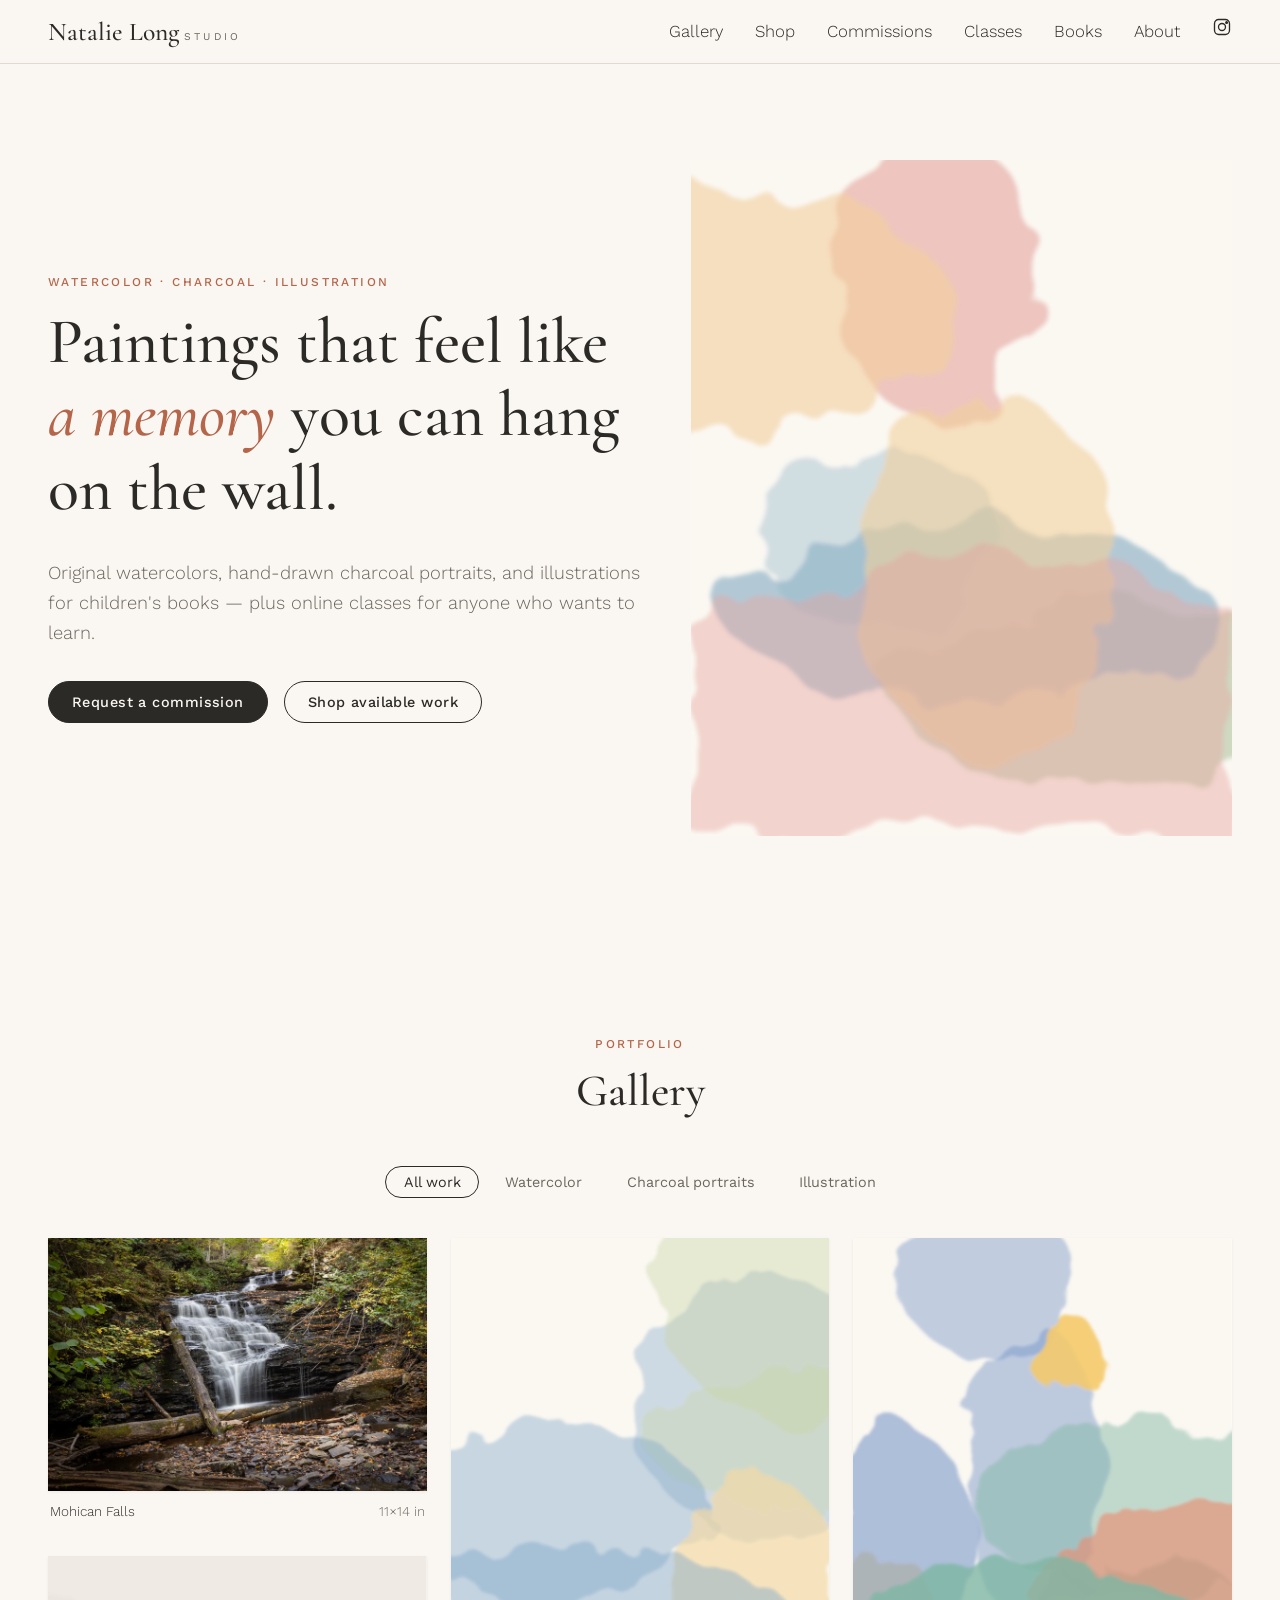
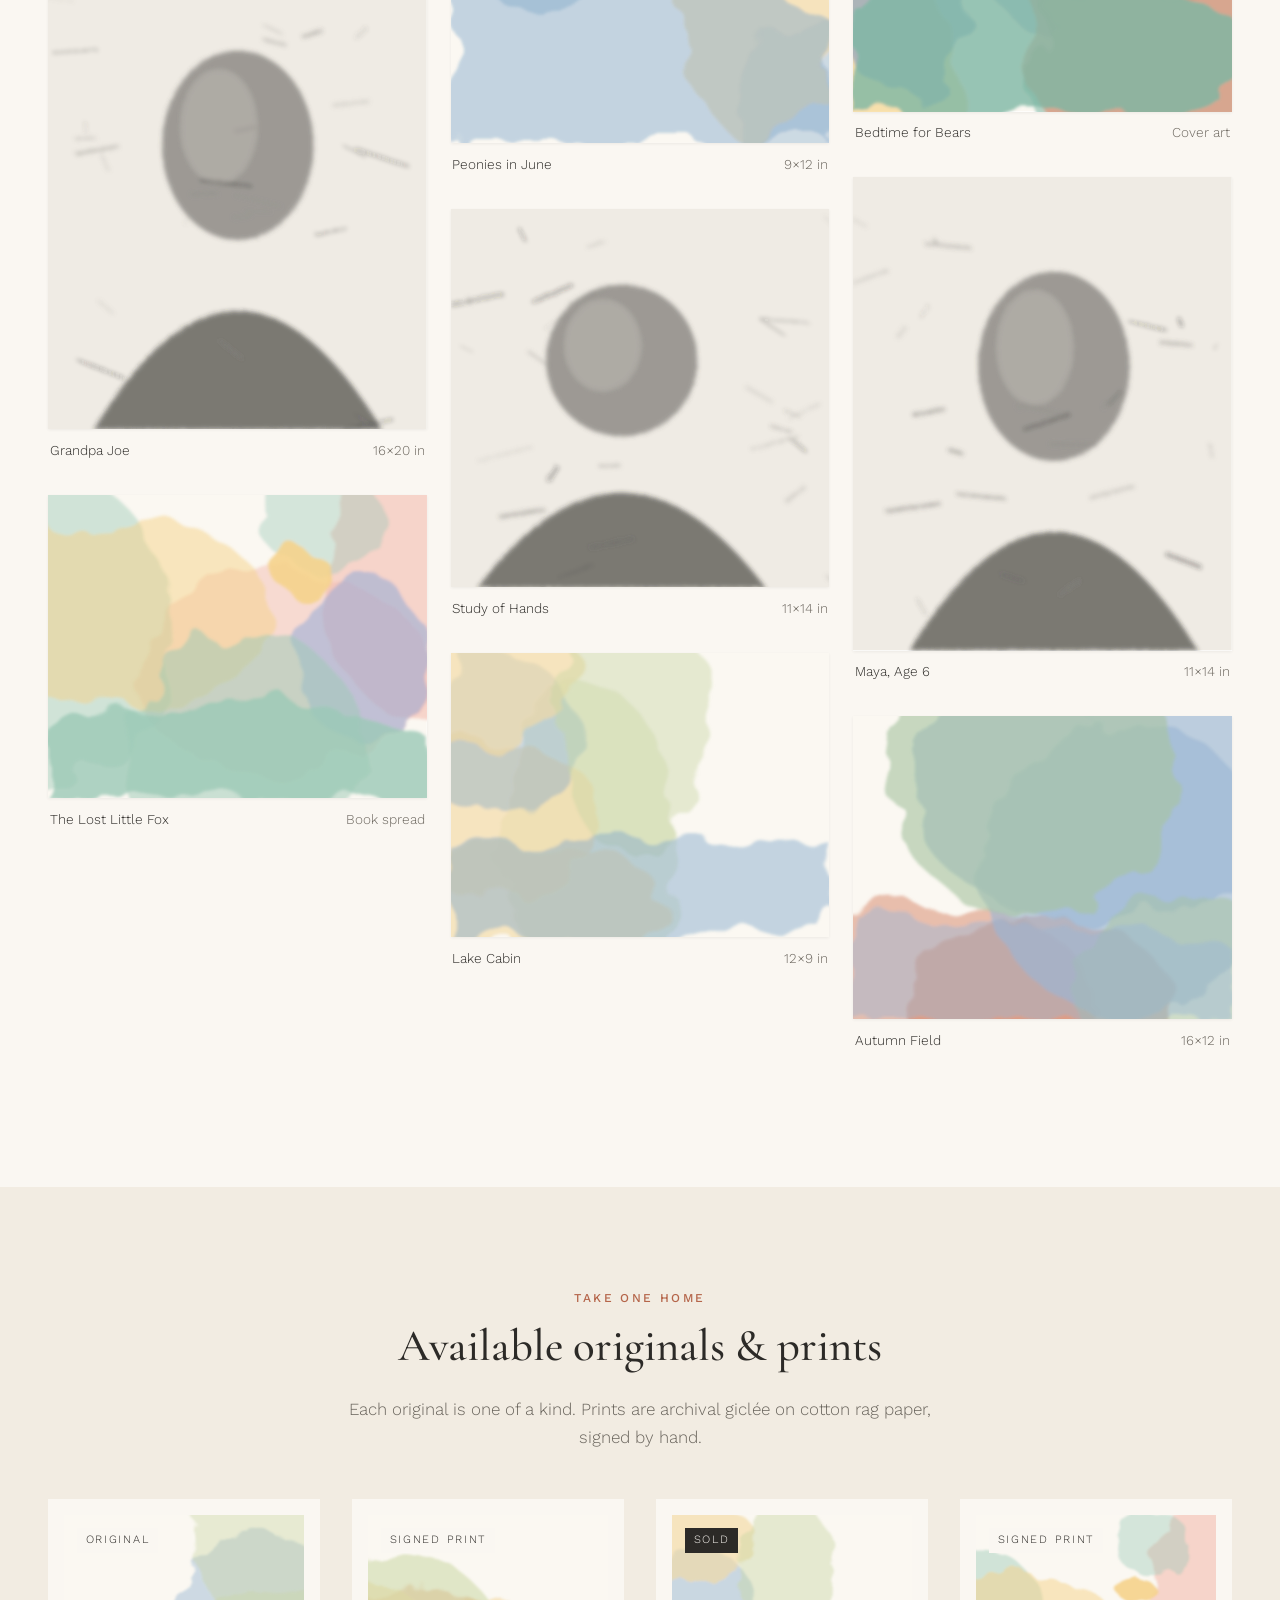
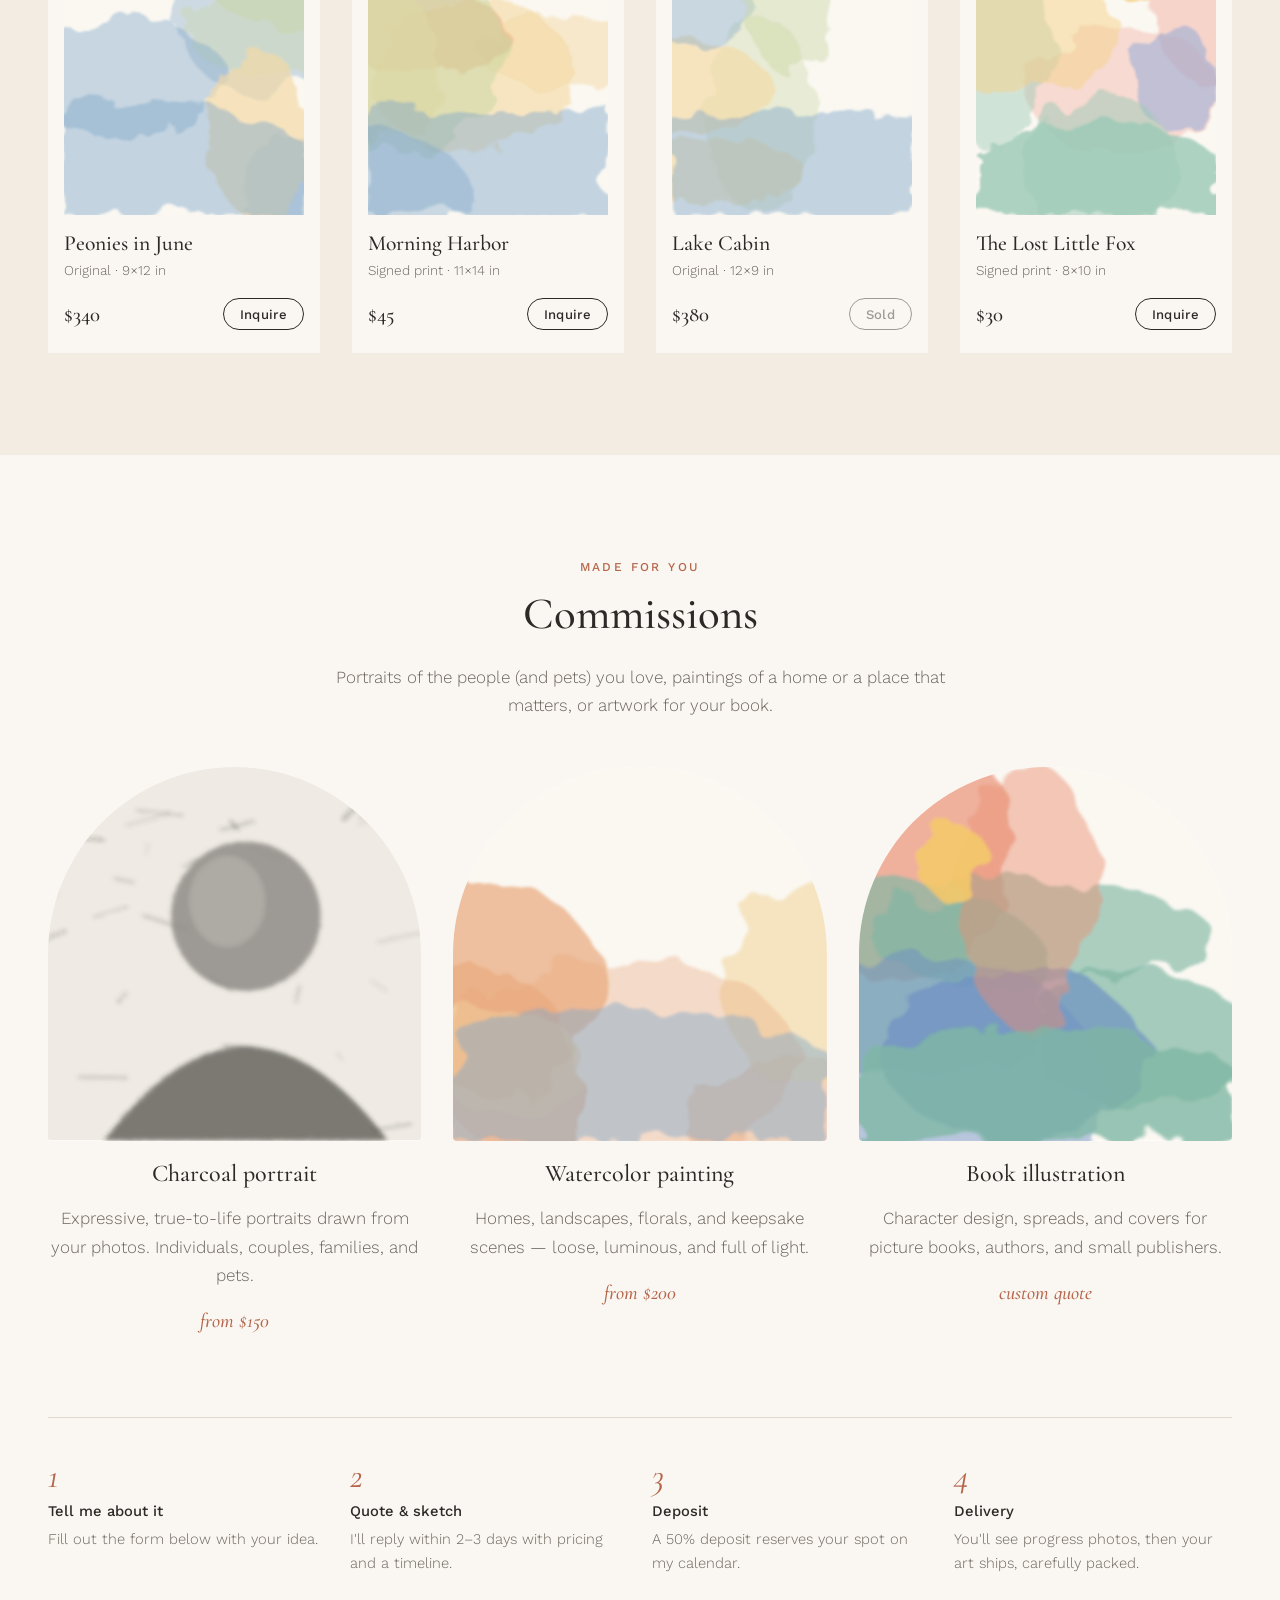
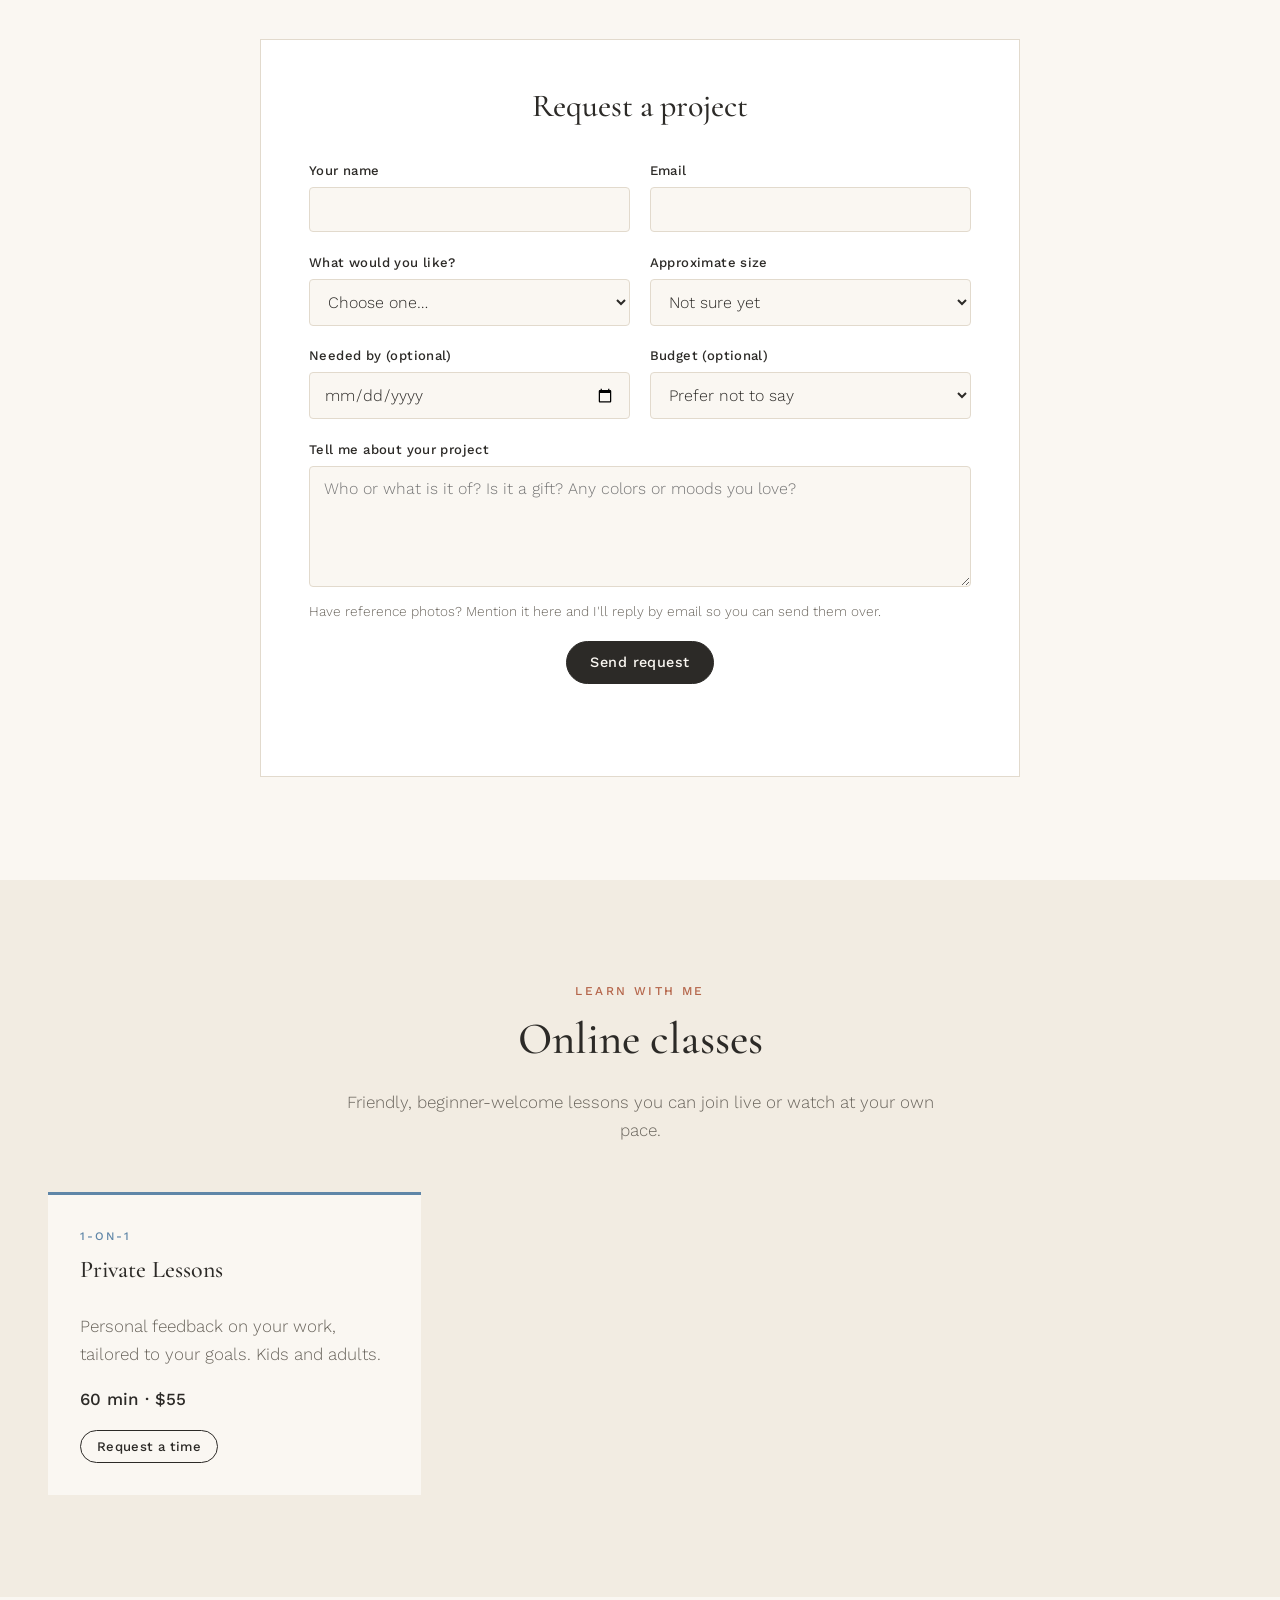
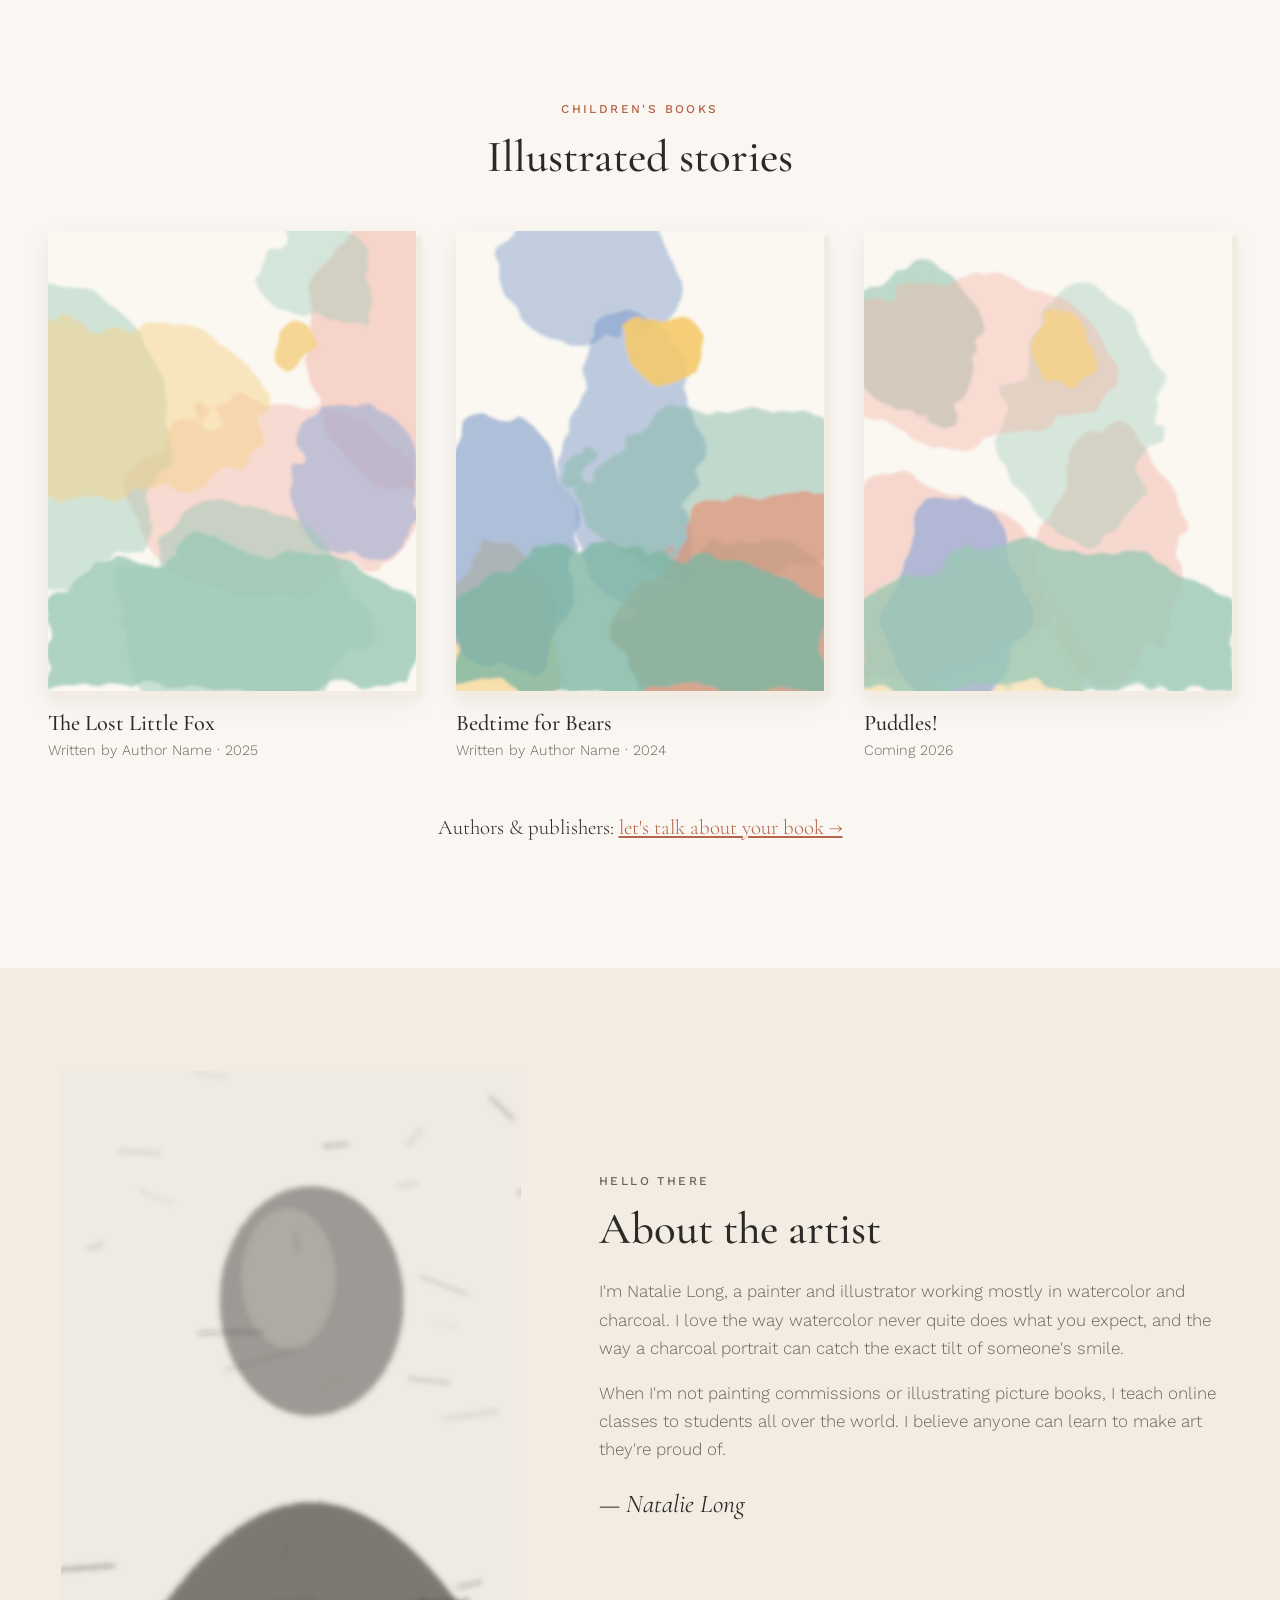
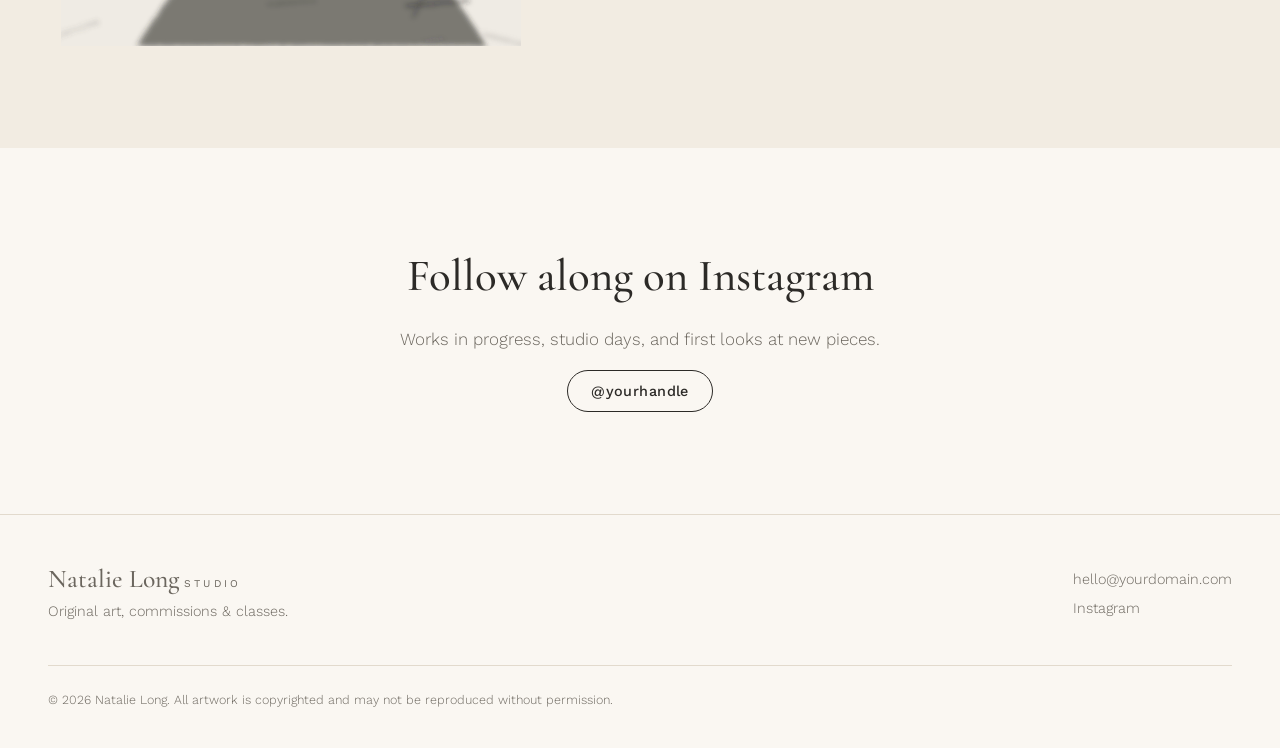
<file: index.html>
<!doctype html>
<html lang="en">
<head>
  <meta charset="utf-8">
  <meta name="viewport" content="width=device-width, initial-scale=1">
  <title>Watercolor, Charcoal & Illustration</title>
  <meta name="description" content="Original watercolor paintings, commissioned charcoal portraits, children's book illustration, and online art classes.">
  <link rel="preconnect" href="https://fonts.googleapis.com">
  <link rel="preconnect" href="https://fonts.gstatic.com" crossorigin>
  <link href="https://fonts.googleapis.com/css2?family=Cormorant+Garamond:ital,wght@0,400;0,500;0,600;1,400&family=Work+Sans:wght@300;400;500;600&display=swap" rel="stylesheet">
  <link rel="stylesheet" href="styles.css">
</head>
<body>
<!-- Text and pictures on this page come from the /content folder.
     Edit them at yoursite.com/admin rather than here. -->

<!-- ============ NAV ============ -->
<header class="nav" id="top">
  <a href="#top" class="logo"><span data-text="artist_name"></span><small>studio</small></a>
  <button class="nav-toggle" aria-label="Open menu" aria-expanded="false">
    <span></span><span></span><span></span>
  </button>
  <nav class="nav-links">
    <a href="#gallery">Gallery</a>
    <a href="#shop">Shop</a>
    <a href="#commissions">Commissions</a>
    <a href="#classes">Classes</a>
    <a href="#illustration">Books</a>
    <a href="#about">About</a>
    <a data-instagram target="_blank" rel="noopener" class="ig" aria-label="Instagram">
      <svg viewBox="0 0 24 24" width="20" height="20" fill="none" stroke="currentColor" stroke-width="1.6"><rect x="3" y="3" width="18" height="18" rx="5"/><circle cx="12" cy="12" r="4.2"/><circle cx="17.5" cy="6.5" r="1" fill="currentColor"/></svg>
    </a>
  </nav>
</header>

<main>

<!-- ============ HERO ============ -->
<section class="hero">
  <div class="hero-text">
    <p class="eyebrow" data-text="tagline"></p>
    <h1 data-rich="hero_heading"></h1>
    <p class="lede" data-text="hero_text"></p>
    <div class="hero-cta">
      <a href="#commissions" class="btn btn-primary">Request a commission</a>
      <a href="#shop" class="btn btn-ghost">Shop available work</a>
    </div>
  </div>
  <div class="hero-art" id="heroArt"></div>
</section>

<!-- ============ GALLERY ============ -->
<section id="gallery" class="section">
  <div class="section-head">
    <p class="eyebrow">Portfolio</p>
    <h2>Gallery</h2>
  </div>
  <div class="filters" role="tablist">
    <button class="filter active" data-filter="all">All work</button>
    <button class="filter" data-filter="watercolor">Watercolor</button>
    <button class="filter" data-filter="charcoal">Charcoal portraits</button>
    <button class="filter" data-filter="illustration">Illustration</button>
  </div>
  <div class="masonry" id="galleryGrid"></div>
</section>

<!-- ============ SHOP ============ -->
<section id="shop" class="section section-tint">
  <div class="section-head">
    <p class="eyebrow">Take one home</p>
    <h2>Available originals &amp; prints</h2>
    <p class="section-sub">Each original is one of a kind. Prints are archival giclée on cotton rag paper, signed by hand.</p>
  </div>
  <div class="shop-grid" id="shopGrid"></div>
</section>

<!-- ============ COMMISSIONS ============ -->
<section id="commissions" class="section">
  <div class="section-head">
    <p class="eyebrow">Made for you</p>
    <h2>Commissions</h2>
    <p class="section-sub">Portraits of the people (and pets) you love, paintings of a home or a place that matters, or artwork for your book.</p>
  </div>

  <div class="offerings" id="offerGrid"></div>

  <ol class="process">
    <li><span>1</span><strong>Tell me about it</strong>Fill out the form below with your idea.</li>
    <li><span>2</span><strong>Quote &amp; sketch</strong>I'll reply within 2–3 days with pricing and a timeline.</li>
    <li><span>3</span><strong>Deposit</strong>A 50% deposit reserves your spot on my calendar.</li>
    <li><span>4</span><strong>Delivery</strong>You'll see progress photos, then your art ships, carefully packed.</li>
  </ol>

  <form class="request-form" id="requestForm">
    <input type="checkbox" name="botcheck" class="hidden" tabindex="-1" autocomplete="off">

    <h3>Request a project</h3>
    <div class="form-row">
      <label>Your name<input type="text" name="name" required></label>
      <label>Email<input type="email" name="email" required></label>
    </div>
    <div class="form-row">
      <label>What would you like?
        <select name="type" id="typeSelect" required>
          <option value="">Choose one…</option>
          <option>Charcoal portrait</option>
          <option>Watercolor painting</option>
          <option>Book illustration</option>
          <option>Purchase an available piece</option>
          <option>Private lesson</option>
          <option>Something else</option>
        </select>
      </label>
      <label>Approximate size
        <select name="size">
          <option>Not sure yet</option>
          <option>Small (8×10 in)</option>
          <option>Medium (11×14 in)</option>
          <option>Large (16×20 in)</option>
          <option>Extra large (18×24 in +)</option>
        </select>
      </label>
    </div>
    <div class="form-row">
      <label>Needed by (optional)<input type="date" name="deadline"></label>
      <label>Budget (optional)
        <select name="budget">
          <option>Prefer not to say</option>
          <option>Under $200</option>
          <option>$200–$400</option>
          <option>$400–$800</option>
          <option>$800+</option>
        </select>
      </label>
    </div>
    <label>Tell me about your project
      <textarea name="message" id="messageField" rows="5" required placeholder="Who or what is it of? Is it a gift? Any colors or moods you love?"></textarea>
    </label>
    <p class="form-note">Have reference photos? Mention it here and I'll reply by email so you can send them over.</p>
    <button type="submit" class="btn btn-primary">Send request</button>
    <p class="form-status" id="formStatus" role="status"></p>
  </form>
</section>

<!-- ============ CLASSES ============ -->
<section id="classes" class="section section-tint">
  <div class="section-head">
    <p class="eyebrow">Learn with me</p>
    <h2>Online classes</h2>
    <p class="section-sub">Friendly, beginner-welcome lessons you can join live or watch at your own pace.</p>
  </div>
  <div class="class-grid" id="classGrid"></div>
</section>

<!-- ============ ILLUSTRATION ============ -->
<section id="illustration" class="section">
  <div class="section-head">
    <p class="eyebrow">Children's books</p>
    <h2>Illustrated stories</h2>
  </div>
  <div class="books" id="bookGrid"></div>
  <p class="center-note">Authors &amp; publishers: <a href="#commissions" data-prefill="Book illustration">let's talk about your book →</a></p>
</section>

<!-- ============ ABOUT ============ -->
<section id="about" class="section section-tint about">
  <div class="about-photo" id="aboutPhoto"></div>
  <div class="about-text">
    <p class="eyebrow">Hello there</p>
    <h2>About the artist</h2>
    <div id="aboutText"></div>
    <p class="signature">— <span data-text="artist_name"></span></p>
  </div>
</section>

<!-- ============ INSTAGRAM ============ -->
<section class="section insta">
  <h2>Follow along on Instagram</h2>
  <p>Works in progress, studio days, and first looks at new pieces.</p>
  <a data-instagram target="_blank" rel="noopener" class="btn btn-ghost">@<span data-text="instagram"></span></a>
</section>

</main>

<!-- ============ FOOTER ============ -->
<footer class="footer">
  <div>
    <a href="#top" class="logo"><span data-text="artist_name"></span><small>studio</small></a>
    <p>Original art, commissions &amp; classes.</p>
  </div>
  <div>
    <p><a data-email><span data-text="email"></span></a></p>
    <p><a data-instagram target="_blank" rel="noopener">Instagram</a></p>
  </div>
  <p class="copyright">© <span id="year"></span> <span data-text="artist_name"></span>. All artwork is copyrighted and may not be reproduced without permission.</p>
</footer>

<!-- ============ LIGHTBOX ============ -->
<dialog class="lightbox" id="lightbox">
  <button class="lightbox-close" aria-label="Close">×</button>
  <div class="lightbox-art" id="lightboxArt"></div>
  <div class="lightbox-info">
    <h3 id="lightboxTitle"></h3>
    <p id="lightboxMeta"></p>
    <a href="#commissions" class="btn btn-small" id="lightboxCta">Ask about this piece</a>
  </div>
</dialog>

<script src="script.js"></script>
</body>
</html>
</file>
<file: styles.css>
:root {
  --paper: #faf7f2;
  --paper-2: #f2ece2;
  --ink: #2c2a27;
  --ink-soft: #6b665e;
  --accent: #b5654a;      /* terracotta */
  --accent-2: #5f86a8;    /* watercolor blue */
  --line: #e2dacd;
  --radius: 4px;
  --serif: "Cormorant Garamond", Georgia, serif;
  --sans: "Work Sans", system-ui, sans-serif;
}

* { box-sizing: border-box; }
html { scroll-behavior: smooth; scroll-padding-top: 80px; }
body {
  margin: 0;
  background: var(--paper);
  color: var(--ink);
  font: 300 17px/1.65 var(--sans);
  -webkit-font-smoothing: antialiased;
}
img { max-width: 100%; display: block; }
a { color: inherit; }
h1, h2, h3 { font-family: var(--serif); font-weight: 500; line-height: 1.15; margin: 0 0 .5em; }
h1 { font-size: clamp(2.4rem, 5vw, 4rem); }
h2 { font-size: clamp(2rem, 3.5vw, 2.8rem); }
h3 { font-size: 1.5rem; }
em { font-style: italic; color: var(--accent); }
.hidden { display: none; }

.eyebrow {
  font-size: .75rem; letter-spacing: .2em; text-transform: uppercase;
  color: var(--accent); font-weight: 500; margin: 0 0 .75rem;
}

/* ---------- buttons ---------- */
.btn {
  display: inline-block; padding: .85em 1.6em; border-radius: 999px;
  font: 500 .9rem var(--sans); letter-spacing: .03em; text-decoration: none;
  border: 1px solid var(--ink); cursor: pointer; transition: all .2s;
  background: transparent; color: var(--ink);
}
.btn-primary { background: var(--ink); color: var(--paper); }
.btn-primary:hover { background: var(--accent); border-color: var(--accent); }
.btn-ghost:hover, .btn-small:hover { background: var(--ink); color: var(--paper); }
.btn-small { padding: .6em 1.2em; font-size: .82rem; }
.btn[disabled] { opacity: .45; pointer-events: none; }

/* ---------- nav ---------- */
.nav {
  position: sticky; top: 0; z-index: 50;
  display: flex; align-items: center; justify-content: space-between;
  padding: 1rem clamp(1rem, 4vw, 3rem);
  background: rgba(250, 247, 242, .92); backdrop-filter: blur(8px);
  border-bottom: 1px solid var(--line);
}
.logo { font: 500 1.6rem var(--serif); text-decoration: none; }
.logo small { font: 400 .65rem var(--sans); letter-spacing: .3em; text-transform: uppercase; margin-left: .5em; color: var(--ink-soft); }
.nav-links { display: flex; gap: 2rem; align-items: center; }
.nav-links a { text-decoration: none; font-size: 1.05rem; position: relative; }
.nav-links a:not(.ig)::after {
  content: ""; position: absolute; left: 0; bottom: -4px; width: 0; height: 1px;
  background: var(--accent); transition: width .25s;
}
.nav-links a:hover::after { width: 100%; }
.nav-toggle { display: none; background: none; border: 0; cursor: pointer; padding: 6px; }
.nav-toggle span { display: block; width: 22px; height: 1.5px; background: var(--ink); margin: 5px 0; }

/* ---------- hero ---------- */
.hero {
  display: grid; grid-template-columns: 1.1fr 1fr; gap: 3rem; align-items: center;
  padding: clamp(3rem, 8vw, 6rem) clamp(1rem, 4vw, 3rem);
  max-width: 1300px; margin: 0 auto;
}
.lede { font-size: 1.15rem; color: var(--ink-soft); max-width: 34em; }
.hero-cta { display: flex; gap: 1rem; flex-wrap: wrap; margin-top: 2rem; }
.hero-art { aspect-ratio: 4/5; position: relative; }
.hero-art svg { width: 100%; height: 100%; }
.hero-art img, .offer-art img, .about-photo img { width: 100%; height: 100%; object-fit: cover; }

/* ---------- sections ---------- */
.section { padding: clamp(4rem, 8vw, 6.5rem) clamp(1rem, 4vw, 3rem); max-width: 1300px; margin: 0 auto; }
.section-tint { max-width: none; background: var(--paper-2); }
.section-tint > * { max-width: 1300px; margin-left: auto; margin-right: auto; }
.section-head { text-align: center; margin-bottom: 3rem; }
.section-sub { color: var(--ink-soft); max-width: 36em; margin: 0 auto !important; }

/* ---------- art placeholders / images ---------- */
.art { position: relative; overflow: hidden; background: #fff; }
.art svg, .art img { width: 100%; height: 100%; object-fit: cover; display: block; }
.art.natural img { height: auto; }

/* ---------- gallery ---------- */
.filters { display: flex; justify-content: center; flex-wrap: wrap; gap: .5rem; margin-bottom: 2.5rem; }
.filter {
  background: none; border: 1px solid transparent; border-radius: 999px;
  padding: .5em 1.2em; font: 400 .9rem var(--sans); cursor: pointer; color: var(--ink-soft);
}
.filter:hover { color: var(--ink); }
.filter.active { border-color: var(--ink); color: var(--ink); }
.masonry { columns: 3 280px; column-gap: 1.5rem; }
.tile {
  break-inside: avoid; margin-bottom: 1.5rem; cursor: zoom-in;
  background: none; border: 0; padding: 0; width: 100%; text-align: left; font: inherit; color: inherit;
}
.tile .art { box-shadow: 0 1px 3px rgba(0,0,0,.06); transition: transform .3s, box-shadow .3s; }
.tile:hover .art { transform: translateY(-3px); box-shadow: 0 12px 30px rgba(0,0,0,.1); }
.tile-caption { display: flex; justify-content: space-between; padding: .6rem .1rem; font-size: .85rem; }
.tile-caption span:last-child { color: var(--ink-soft); }
.tile.is-hidden { display: none; }

/* ---------- shop ---------- */
.shop-grid { display: grid; grid-template-columns: repeat(auto-fill, minmax(250px, 1fr)); gap: 2rem; }
.product { background: var(--paper); padding: 1rem 1rem 1.4rem; display: flex; flex-direction: column; }
.product .art { aspect-ratio: 4/5; margin-bottom: 1rem; }
.product h3 { font-size: 1.35rem; margin: 0; }
.product-meta { color: var(--ink-soft); font-size: .85rem; margin: .2rem 0 1rem; }
.product-foot { display: flex; justify-content: space-between; align-items: center; margin-top: auto; }
.product-price { font: 500 1.3rem var(--serif); }
.badge { position: absolute; top: .8rem; left: .8rem; background: var(--paper); font-size: .7rem; letter-spacing: .15em; text-transform: uppercase; padding: .3em .8em; }
.badge.sold { background: var(--ink); color: var(--paper); }

/* ---------- commissions ---------- */
.offerings { display: grid; grid-template-columns: repeat(3, 1fr); gap: 2rem; margin-bottom: 4rem; }
.offer { text-align: center; }
.offer-art { aspect-ratio: 1; margin-bottom: 1.2rem; overflow: hidden; border-radius: 50% 50% 4px 4px; }
.offer-art svg { width: 100%; height: 100%; }
.offer p { color: var(--ink-soft); }
.offer .price { font: italic 500 1.25rem var(--serif); color: var(--accent); }

.process {
  list-style: none; padding: 0; margin: 0 0 4rem;
  display: grid; grid-template-columns: repeat(4, 1fr); gap: 1.5rem; counter-reset: s;
  border-top: 1px solid var(--line); padding-top: 2.5rem;
}
.process li { font-size: .92rem; color: var(--ink-soft); }
.process span { display: block; font: italic 2.2rem var(--serif); color: var(--accent); line-height: 1; margin-bottom: .4rem; }
.process strong { display: block; color: var(--ink); font-weight: 500; margin-bottom: .2rem; }

.request-form {
  max-width: 760px; margin: 0 auto; background: #fff; padding: clamp(1.5rem, 4vw, 3rem);
  border: 1px solid var(--line); display: grid; gap: 1.2rem;
}
.request-form h3 { font-size: 2rem; text-align: center; }
.form-row { display: grid; grid-template-columns: 1fr 1fr; gap: 1.2rem; }
.request-form label { display: grid; gap: .35rem; font-size: .82rem; font-weight: 500; letter-spacing: .03em; }
.request-form input, .request-form select, .request-form textarea {
  font: 300 1rem var(--sans); padding: .75em .9em; border: 1px solid var(--line);
  background: var(--paper); border-radius: var(--radius); color: var(--ink); width: 100%;
}
.request-form input:focus, .request-form select:focus, .request-form textarea:focus { outline: 2px solid var(--accent-2); outline-offset: 1px; }
.request-form button { justify-self: center; }
.form-note { margin: -.4rem 0 0; font-size: .85rem; color: var(--ink-soft); }
.form-status { text-align: center; margin: 0; min-height: 1.5em; color: var(--accent); }

/* ---------- classes ---------- */
.class-grid { display: grid; grid-template-columns: repeat(3, 1fr); gap: 2rem; }
.class-card { background: var(--paper); padding: 2rem; border-top: 3px solid var(--accent-2); display: flex; flex-direction: column; align-items: flex-start; }
.class-card p { color: var(--ink-soft); }
.class-tag { font-size: .72rem !important; letter-spacing: .18em; text-transform: uppercase; color: var(--accent-2) !important; font-weight: 500; margin: 0 0 .6rem; }
.class-meta { font-weight: 500; color: var(--ink) !important; margin-top: auto; }

/* ---------- books ---------- */
.books { display: grid; grid-template-columns: repeat(auto-fit, minmax(240px, 1fr)); gap: 2.5rem; }
.book .art { aspect-ratio: 8/10; box-shadow: 6px 6px 0 var(--paper-2), 0 10px 25px rgba(0,0,0,.08); margin-bottom: 1.2rem; }
.book h3 { margin: 0; font-size: 1.4rem; }
.book p { margin: .2rem 0 0; color: var(--ink-soft); font-size: .9rem; }
.center-note { text-align: center; margin-top: 3rem; font-family: var(--serif); font-size: 1.3rem; }
.center-note a { color: var(--accent); }

/* ---------- about ---------- */
.about { display: grid; grid-template-columns: 1fr 1.3fr; gap: 4rem; align-items: center; }
.about-photo { aspect-ratio: 4/5; overflow: hidden; max-width: 460px; width: 100%; justify-self: center; }
.about-photo svg { width: 100%; height: 100%; }
.about-text p { color: var(--ink-soft); }
.signature { font: italic 1.6rem var(--serif); color: var(--ink) !important; }

/* ---------- instagram ---------- */
.insta { text-align: center; }
.insta p { color: var(--ink-soft); }

/* ---------- footer ---------- */
.footer {
  border-top: 1px solid var(--line); padding: 3rem clamp(1rem, 4vw, 3rem) 2rem;
  display: flex; flex-wrap: wrap; justify-content: space-between; gap: 2rem; font-size: .9rem; color: var(--ink-soft);
}
.footer p { margin: .3rem 0; }
.footer a { text-decoration: none; }
.footer a:hover { color: var(--accent); }
.copyright { width: 100%; font-size: .78rem; border-top: 1px solid var(--line); padding-top: 1.5rem; }

/* ---------- lightbox ---------- */
.lightbox {
  border: 0; padding: 0; background: var(--paper); max-width: min(1000px, 94vw); width: 100%;
  max-height: 92vh; display: none; grid-template-columns: 1.5fr 1fr; overflow: hidden;
}
.lightbox[open] { display: grid; }
.lightbox::backdrop { background: rgba(30, 28, 25, .75); }
.lightbox-art { min-height: 300px; max-height: 92vh; }
.lightbox-art .art { height: 100%; background: var(--paper-2); }
.lightbox-art img { max-height: 92vh; object-fit: contain !important; }
.lightbox-info { padding: 2.5rem 2rem; align-self: end; }
.lightbox-info p { color: var(--ink-soft); }
.lightbox-close {
  position: absolute; top: .5rem; right: .8rem; background: none; border: 0;
  font-size: 2rem; cursor: pointer; color: var(--ink); z-index: 2; line-height: 1;
}

/* ---------- responsive ---------- */
@media (max-width: 900px) {
  .hero, .about { grid-template-columns: 1fr; }
  .hero-art { max-width: 420px; width: 100%; justify-self: center; }
  .offerings, .class-grid { grid-template-columns: 1fr; max-width: 460px; margin-left: auto; margin-right: auto; }
  .process { grid-template-columns: 1fr 1fr; }
  .lightbox[open] { grid-template-columns: 1fr; overflow-y: auto; }
  .lightbox-art { max-height: 60vh; }

  .nav-toggle { display: block; }
  .nav-links {
    position: absolute; top: 100%; left: 0; right: 0; flex-direction: column; gap: 0;
    background: var(--paper); border-bottom: 1px solid var(--line);
    max-height: 0; overflow: hidden; transition: max-height .3s;
  }
  .nav-links.open { max-height: 480px; }
  .nav-links a { padding: .9rem 1rem; width: 100%; text-align: center; }
  .nav-links a::after { display: none; }
}
@media (max-width: 560px) {
  .form-row, .process { grid-template-columns: 1fr; }
}
</file>
